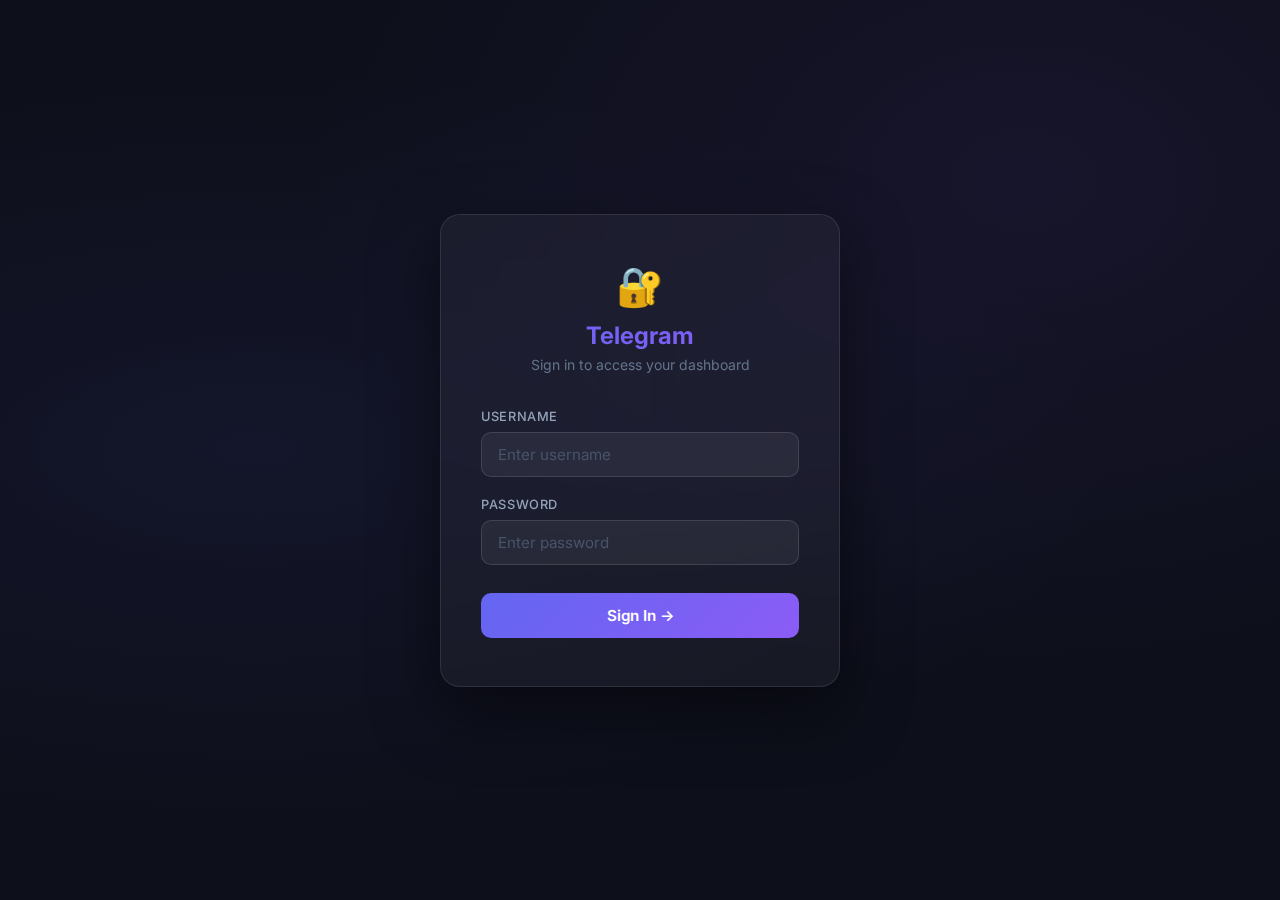
<file: static/login.html>
<!DOCTYPE html>
<html lang="en">

<head>
    <meta charset="UTF-8">
    <meta name="viewport" content="width=device-width, initial-scale=1.0">
    <title>Login — Telegram Dashboard</title>
    <link rel="preconnect" href="https://fonts.googleapis.com">
    <link rel="preconnect" href="https://fonts.gstatic.com" crossorigin>
    <link href="https://fonts.googleapis.com/css2?family=Inter:wght@300;400;500;600;700&display=swap" rel="stylesheet">
    <style>
        * {
            box-sizing: border-box;
            margin: 0;
            padding: 0;
        }

        body {
            background: #0d0f1a;
            color: #e2e8f0;
            font-family: 'Inter', sans-serif;
            min-height: 100vh;
            display: flex;
            align-items: center;
            justify-content: center;
            background-image:
                radial-gradient(ellipse at 20% 50%, rgba(99, 102, 241, 0.08) 0%, transparent 60%),
                radial-gradient(ellipse at 80% 20%, rgba(139, 92, 246, 0.08) 0%, transparent 50%);
        }

        .login-card {
            background: rgba(255, 255, 255, 0.04);
            border: 1px solid rgba(255, 255, 255, 0.10);
            border-radius: 20px;
            padding: 48px 40px;
            width: 100%;
            max-width: 400px;
            backdrop-filter: blur(12px);
            box-shadow: 0 24px 64px rgba(0, 0, 0, 0.5);
            animation: fadeIn 0.4s ease;
        }

        @keyframes fadeIn {
            from {
                opacity: 0;
                transform: translateY(16px);
            }

            to {
                opacity: 1;
                transform: translateY(0);
            }
        }

        .login-icon {
            font-size: 2.4rem;
            text-align: center;
            margin-bottom: 12px;
        }

        h1 {
            text-align: center;
            font-size: 1.5rem;
            font-weight: 700;
            margin-bottom: 6px;
            background: linear-gradient(135deg, #6366f1, #8b5cf6);
            -webkit-background-clip: text;
            -webkit-text-fill-color: transparent;
            background-clip: text;
        }

        .subtitle {
            text-align: center;
            color: #64748b;
            font-size: 0.875rem;
            margin-bottom: 36px;
        }

        .form-group {
            margin-bottom: 20px;
        }

        label {
            display: block;
            font-size: 0.8rem;
            font-weight: 500;
            color: #94a3b8;
            text-transform: uppercase;
            letter-spacing: 0.05em;
            margin-bottom: 8px;
        }

        input {
            width: 100%;
            background: rgba(255, 255, 255, 0.06);
            border: 1px solid rgba(255, 255, 255, 0.12);
            border-radius: 10px;
            padding: 12px 16px;
            color: #e2e8f0;
            font-family: 'Inter', sans-serif;
            font-size: 0.95rem;
            transition: border-color 0.2s, box-shadow 0.2s;
            outline: none;
        }

        input:focus {
            border-color: #6366f1;
            box-shadow: 0 0 0 3px rgba(99, 102, 241, 0.15);
        }

        input::placeholder {
            color: #475569;
        }

        .btn-login {
            width: 100%;
            padding: 13px;
            background: linear-gradient(135deg, #6366f1, #8b5cf6);
            border: none;
            border-radius: 10px;
            color: white;
            font-family: 'Inter', sans-serif;
            font-size: 0.95rem;
            font-weight: 600;
            cursor: pointer;
            margin-top: 8px;
            transition: opacity 0.2s, transform 0.1s;
        }

        .btn-login:hover {
            opacity: 0.9;
        }

        .btn-login:active {
            transform: scale(0.98);
        }

        .error-msg {
            background: rgba(239, 68, 68, 0.12);
            border: 1px solid rgba(239, 68, 68, 0.3);
            border-radius: 8px;
            padding: 10px 14px;
            color: #fca5a5;
            font-size: 0.875rem;
            margin-bottom: 20px;
            display: none;
        }

        .error-msg.visible {
            display: block;
        }
    </style>
</head>

<body>
    <div class="login-card">
        <div class="login-icon">🔐</div>
        <h1>Telegram</h1>
        <p class="subtitle">Sign in to access your dashboard</p>

        <div class="error-msg" id="error-msg">Invalid username or password.</div>

        <form method="POST" action="/login">
            <div class="form-group">
                <label for="username">Username</label>
                <input type="text" id="username" name="username" placeholder="Enter username" autocomplete="username"
                    required>
            </div>
            <div class="form-group">
                <label for="password">Password</label>
                <input type="password" id="password" name="password" placeholder="Enter password"
                    autocomplete="current-password" required>
            </div>
            <button type="submit" class="btn-login">Sign In →</button>
        </form>
    </div>

    <script>
        // Show error if ?error=1 in URL
        if (new URLSearchParams(window.location.search).get('error')) {
            document.getElementById('error-msg').classList.add('visible');
        }
    </script>
</body>

</html>
</file>
